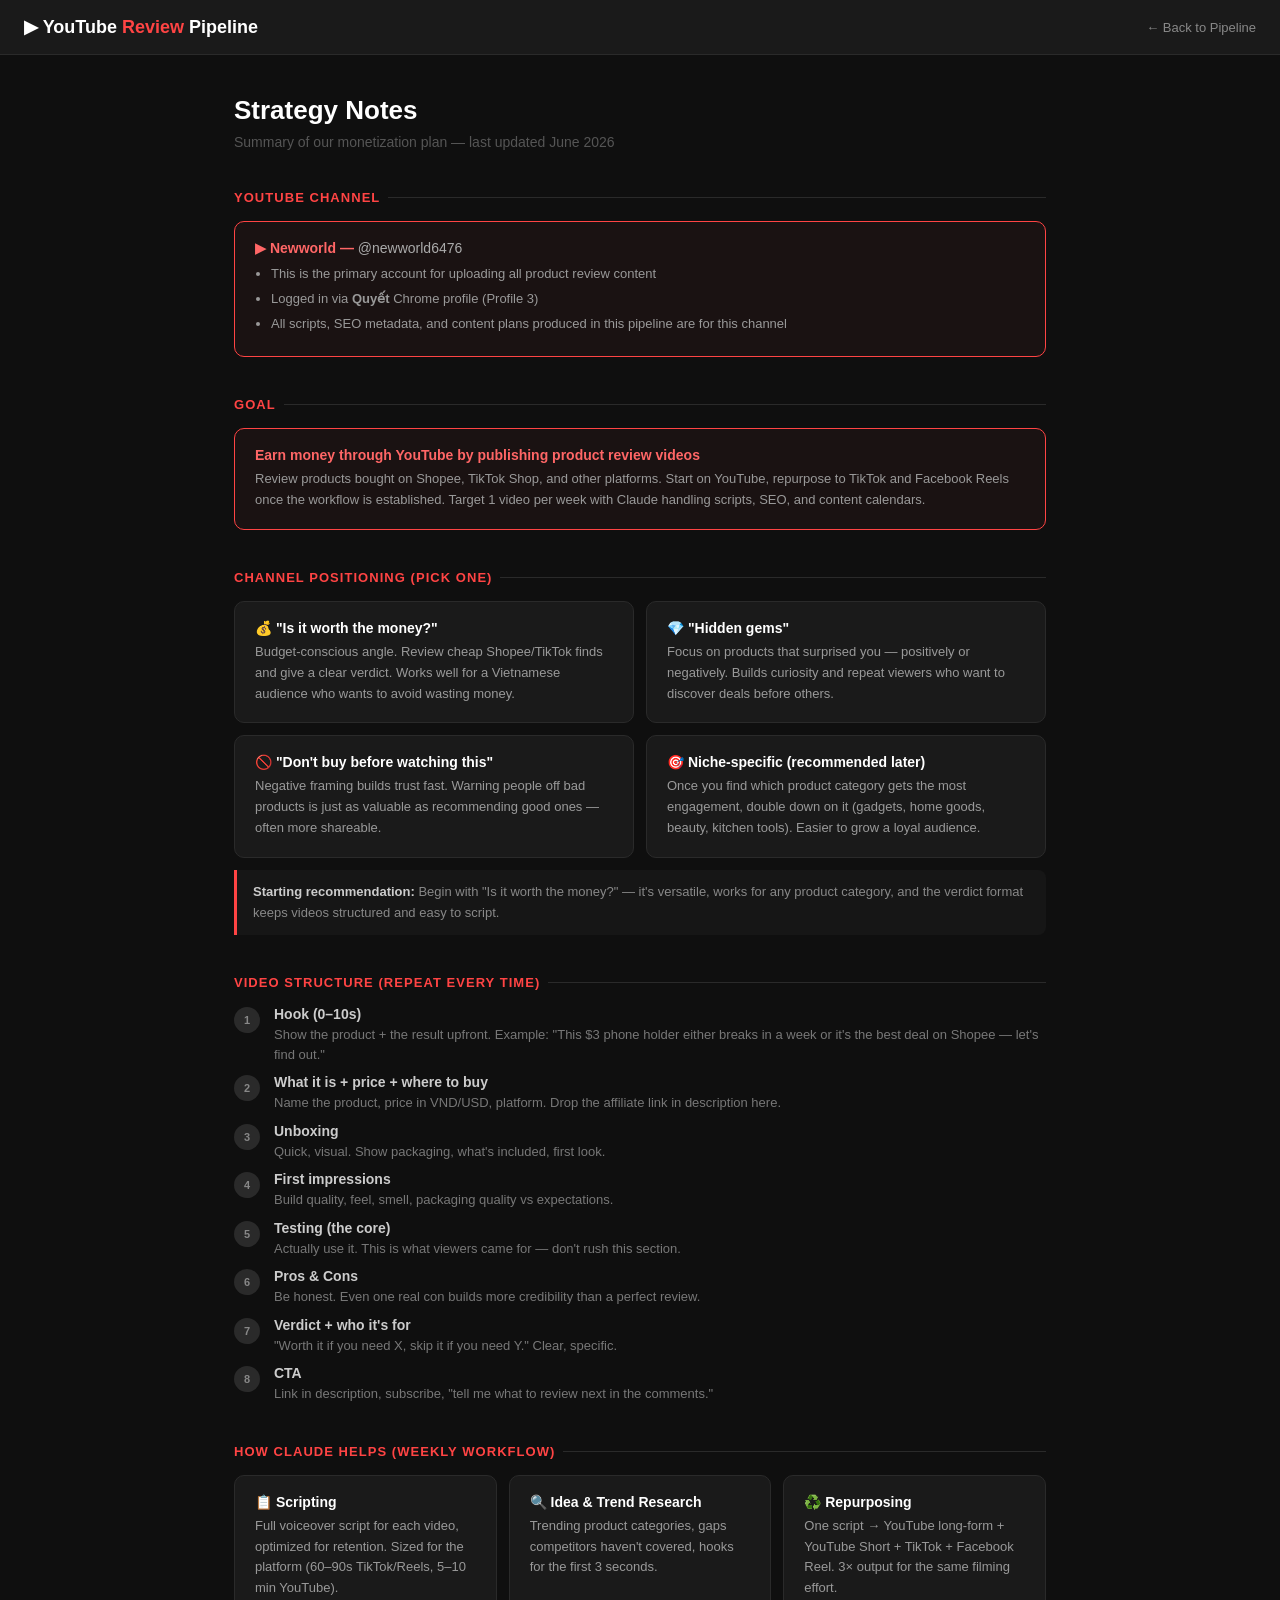
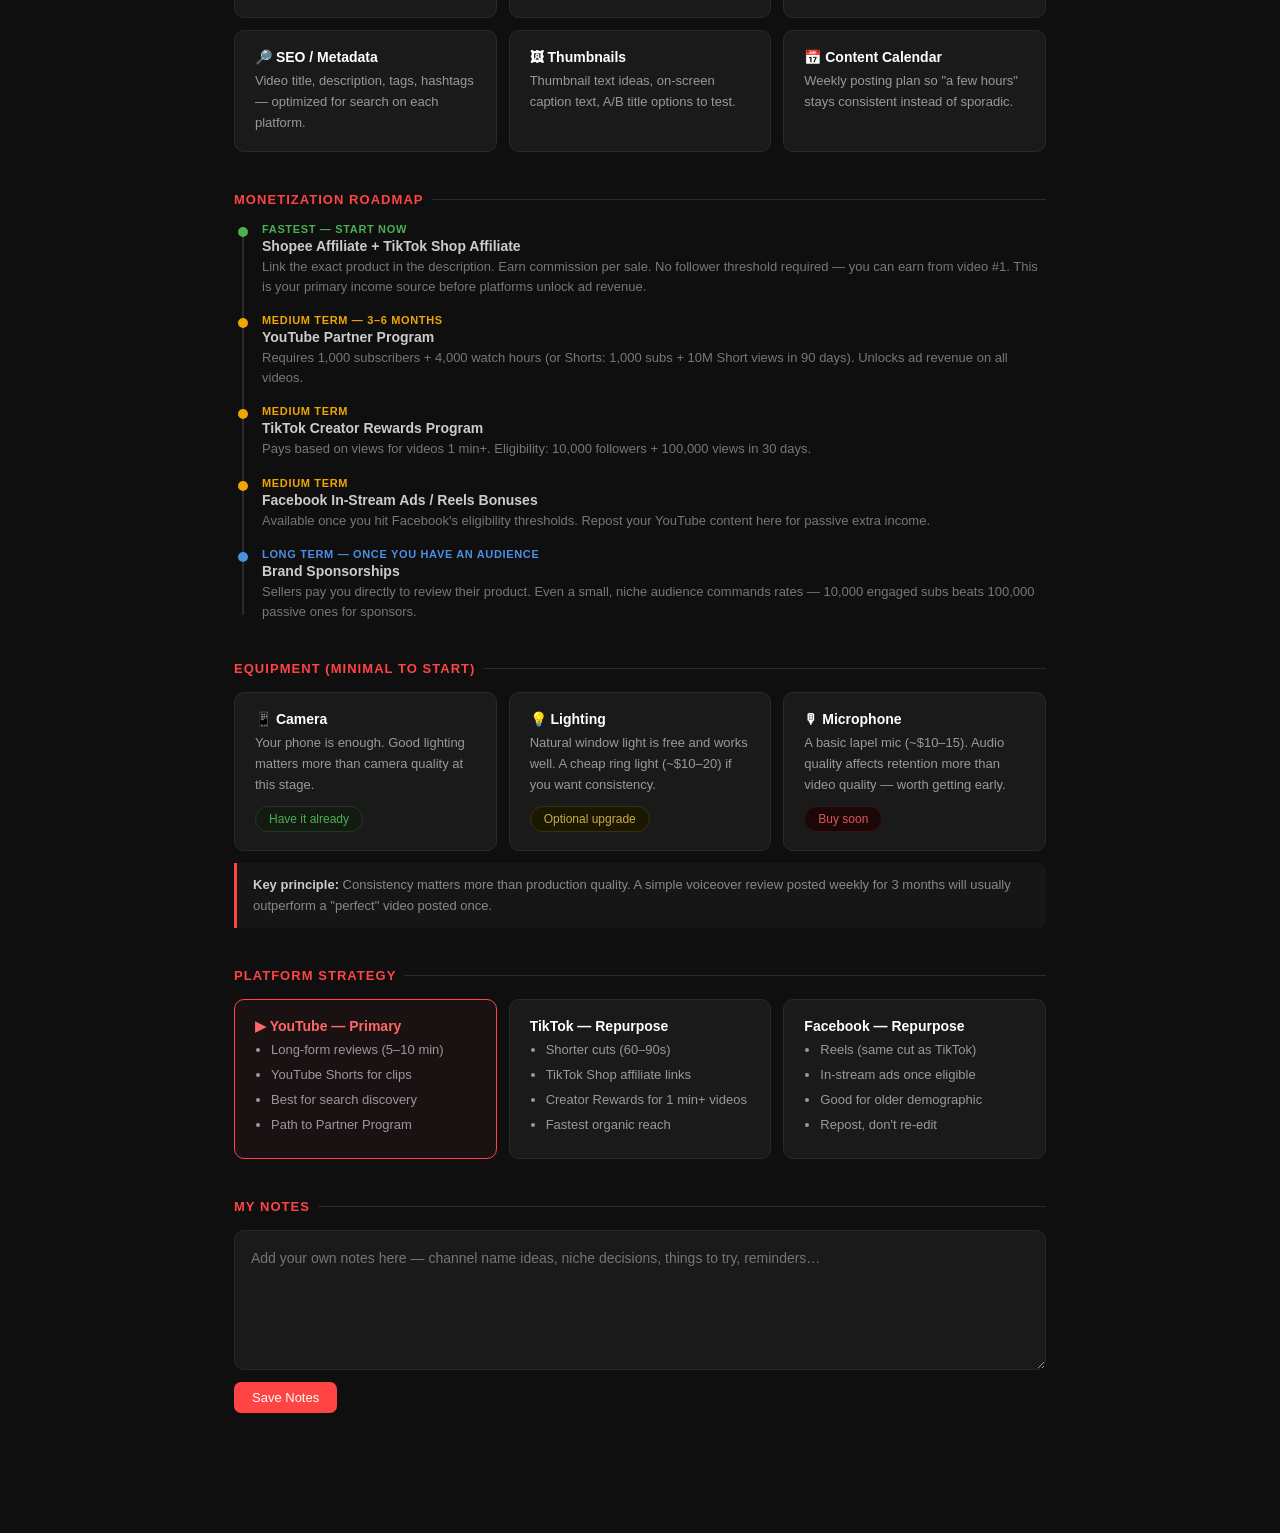
<file: notes.html>
<!DOCTYPE html>
<html lang="en">
<head>
  <meta charset="UTF-8" />
  <meta name="viewport" content="width=device-width, initial-scale=1.0" />
  <title>Strategy Notes — YouTube Review Pipeline</title>
  <style>
    * { box-sizing: border-box; margin: 0; padding: 0; }
    body { font-family: -apple-system, BlinkMacSystemFont, 'Segoe UI', sans-serif; background: #0f0f0f; color: #e0e0e0; min-height: 100vh; }

    header { background: #1a1a1a; border-bottom: 1px solid #2a2a2a; padding: 16px 24px; display: flex; align-items: center; justify-content: space-between; }
    header h1 { font-size: 18px; font-weight: 600; color: #fff; }
    header h1 span { color: #ff4444; }
    header a { color: #888; font-size: 13px; text-decoration: none; }
    header a:hover { color: #ccc; }

    main { max-width: 860px; margin: 0 auto; padding: 40px 24px 80px; }

    .page-title { margin-bottom: 8px; }
    .page-title h2 { font-size: 26px; font-weight: 700; color: #fff; }
    .page-subtitle { font-size: 14px; color: #555; margin-bottom: 40px; }

    /* Section */
    section { margin-bottom: 40px; }
    section h3 { font-size: 13px; font-weight: 700; text-transform: uppercase; letter-spacing: .08em; color: #ff4444; margin-bottom: 16px; display: flex; align-items: center; gap: 8px; }
    section h3::after { content: ''; flex: 1; height: 1px; background: #2a2a2a; }

    /* Card grid */
    .card-grid { display: grid; gap: 12px; }
    .card-grid.cols-2 { grid-template-columns: 1fr 1fr; }
    .card-grid.cols-3 { grid-template-columns: repeat(3, 1fr); }

    .card { background: #1a1a1a; border: 1px solid #2a2a2a; border-radius: 10px; padding: 18px 20px; }
    .card h4 { font-size: 14px; font-weight: 600; color: #fff; margin-bottom: 6px; }
    .card p, .card li { font-size: 13px; color: #999; line-height: 1.6; }
    .card ul { padding-left: 16px; }
    .card li { margin-bottom: 4px; }

    /* Highlight card */
    .card.highlight { border-color: #ff4444; background: #1a1212; }
    .card.highlight h4 { color: #ff6666; }

    /* Timeline / steps */
    .steps { display: flex; flex-direction: column; gap: 10px; }
    .step { display: flex; gap: 14px; align-items: flex-start; }
    .step-num { min-width: 26px; height: 26px; background: #2a2a2a; border-radius: 50%; display: flex; align-items: center; justify-content: center; font-size: 11px; font-weight: 700; color: #888; flex-shrink: 0; margin-top: 1px; }
    .step-body h4 { font-size: 14px; font-weight: 600; color: #ccc; margin-bottom: 3px; }
    .step-body p { font-size: 13px; color: #777; line-height: 1.5; }

    /* Tag list */
    .tags { display: flex; flex-wrap: wrap; gap: 8px; }
    .tag { background: #1e1e1e; border: 1px solid #2e2e2e; border-radius: 20px; padding: 5px 13px; font-size: 12px; color: #aaa; }
    .tag.green { border-color: #1e3a1e; background: #121a12; color: #4caf50; }
    .tag.yellow { border-color: #3a3010; background: #1a1800; color: #c8a84b; }
    .tag.red { border-color: #3a1010; background: #1a0808; color: #e05555; }

    /* Inline note */
    .note { background: #161616; border-left: 3px solid #ff4444; padding: 12px 16px; border-radius: 0 8px 8px 0; font-size: 13px; color: #888; line-height: 1.6; margin-top: 12px; }
    .note strong { color: #ccc; }

    /* Editable notes area */
    .free-notes { width: 100%; background: #1a1a1a; border: 1px solid #2a2a2a; border-radius: 10px; padding: 16px; color: #ccc; font-size: 14px; font-family: inherit; line-height: 1.7; resize: vertical; min-height: 140px; }
    .free-notes:focus { outline: none; border-color: #444; }
    .save-row { display: flex; align-items: center; gap: 12px; margin-top: 8px; }
    .btn-save { background: #ff4444; border: none; color: #fff; font-size: 13px; padding: 8px 18px; border-radius: 7px; cursor: pointer; font-weight: 500; }
    .btn-save:hover { background: #e03333; }
    .save-msg { font-size: 12px; color: #555; }
    .save-msg.ok { color: #4caf50; }

    /* Monetization timeline */
    .timeline { position: relative; padding-left: 28px; }
    .timeline::before { content: ''; position: absolute; left: 8px; top: 6px; bottom: 6px; width: 2px; background: #2a2a2a; }
    .tl-item { position: relative; margin-bottom: 18px; }
    .tl-dot { position: absolute; left: -24px; top: 4px; width: 10px; height: 10px; border-radius: 50%; background: #2a2a2a; border: 2px solid #444; }
    .tl-dot.fast { background: #4caf50; border-color: #4caf50; }
    .tl-dot.mid { background: #f0a500; border-color: #f0a500; }
    .tl-dot.long { background: #4a90e2; border-color: #4a90e2; }
    .tl-label { font-size: 11px; font-weight: 700; text-transform: uppercase; letter-spacing: .06em; color: #666; margin-bottom: 3px; }
    .tl-label.fast { color: #4caf50; }
    .tl-label.mid { color: #f0a500; }
    .tl-label.long { color: #4a90e2; }
    .tl-title { font-size: 14px; font-weight: 600; color: #ccc; margin-bottom: 3px; }
    .tl-desc { font-size: 13px; color: #777; line-height: 1.5; }

    @media (max-width: 640px) {
      .card-grid.cols-2, .card-grid.cols-3 { grid-template-columns: 1fr; }
    }
  </style>
</head>
<body>

<header>
  <h1>▶ YouTube <span>Review</span> Pipeline</h1>
  <a href="index.html">← Back to Pipeline</a>
</header>

<main>
  <div class="page-title"><h2>Strategy Notes</h2></div>
  <p class="page-subtitle">Summary of our monetization plan — last updated June 2026</p>

  <!-- CHANNEL ACCOUNT -->
  <section>
    <h3>YouTube Channel</h3>
    <div class="card highlight">
      <h4>▶ Newworld — <span style="font-weight:400;color:#aaa">@newworld6476</span></h4>
      <ul style="margin-top:8px">
        <li>This is the primary account for uploading all product review content</li>
        <li>Logged in via <strong>Quyết</strong> Chrome profile (Profile 3)</li>
        <li>All scripts, SEO metadata, and content plans produced in this pipeline are for this channel</li>
      </ul>
    </div>
  </section>

  <!-- GOAL -->
  <section>
    <h3>Goal</h3>
    <div class="card highlight">
      <h4>Earn money through YouTube by publishing product review videos</h4>
      <p>Review products bought on Shopee, TikTok Shop, and other platforms. Start on YouTube, repurpose to TikTok and Facebook Reels once the workflow is established. Target 1 video per week with Claude handling scripts, SEO, and content calendars.</p>
    </div>
  </section>

  <!-- CHANNEL POSITIONING -->
  <section>
    <h3>Channel Positioning (pick one)</h3>
    <div class="card-grid cols-2">
      <div class="card">
        <h4>💰 "Is it worth the money?"</h4>
        <p>Budget-conscious angle. Review cheap Shopee/TikTok finds and give a clear verdict. Works well for a Vietnamese audience who wants to avoid wasting money.</p>
      </div>
      <div class="card">
        <h4>💎 "Hidden gems"</h4>
        <p>Focus on products that surprised you — positively or negatively. Builds curiosity and repeat viewers who want to discover deals before others.</p>
      </div>
      <div class="card">
        <h4>🚫 "Don't buy before watching this"</h4>
        <p>Negative framing builds trust fast. Warning people off bad products is just as valuable as recommending good ones — often more shareable.</p>
      </div>
      <div class="card">
        <h4>🎯 Niche-specific (recommended later)</h4>
        <p>Once you find which product category gets the most engagement, double down on it (gadgets, home goods, beauty, kitchen tools). Easier to grow a loyal audience.</p>
      </div>
    </div>
    <div class="note"><strong>Starting recommendation:</strong> Begin with "Is it worth the money?" — it's versatile, works for any product category, and the verdict format keeps videos structured and easy to script.</div>
  </section>

  <!-- VIDEO STRUCTURE -->
  <section>
    <h3>Video Structure (repeat every time)</h3>
    <div class="steps">
      <div class="step"><div class="step-num">1</div><div class="step-body"><h4>Hook (0–10s)</h4><p>Show the product + the result upfront. Example: "This $3 phone holder either breaks in a week or it's the best deal on Shopee — let's find out."</p></div></div>
      <div class="step"><div class="step-num">2</div><div class="step-body"><h4>What it is + price + where to buy</h4><p>Name the product, price in VND/USD, platform. Drop the affiliate link in description here.</p></div></div>
      <div class="step"><div class="step-num">3</div><div class="step-body"><h4>Unboxing</h4><p>Quick, visual. Show packaging, what's included, first look.</p></div></div>
      <div class="step"><div class="step-num">4</div><div class="step-body"><h4>First impressions</h4><p>Build quality, feel, smell, packaging quality vs expectations.</p></div></div>
      <div class="step"><div class="step-num">5</div><div class="step-body"><h4>Testing (the core)</h4><p>Actually use it. This is what viewers came for — don't rush this section.</p></div></div>
      <div class="step"><div class="step-num">6</div><div class="step-body"><h4>Pros &amp; Cons</h4><p>Be honest. Even one real con builds more credibility than a perfect review.</p></div></div>
      <div class="step"><div class="step-num">7</div><div class="step-body"><h4>Verdict + who it's for</h4><p>"Worth it if you need X, skip it if you need Y." Clear, specific.</p></div></div>
      <div class="step"><div class="step-num">8</div><div class="step-body"><h4>CTA</h4><p>Link in description, subscribe, "tell me what to review next in the comments."</p></div></div>
    </div>
  </section>

  <!-- HOW CLAUDE HELPS -->
  <section>
    <h3>How Claude Helps (weekly workflow)</h3>
    <div class="card-grid cols-3">
      <div class="card">
        <h4>📋 Scripting</h4>
        <p>Full voiceover script for each video, optimized for retention. Sized for the platform (60–90s TikTok/Reels, 5–10 min YouTube).</p>
      </div>
      <div class="card">
        <h4>🔍 Idea & Trend Research</h4>
        <p>Trending product categories, gaps competitors haven't covered, hooks for the first 3 seconds.</p>
      </div>
      <div class="card">
        <h4>♻️ Repurposing</h4>
        <p>One script → YouTube long-form + YouTube Short + TikTok + Facebook Reel. 3× output for the same filming effort.</p>
      </div>
      <div class="card">
        <h4>🔎 SEO / Metadata</h4>
        <p>Video title, description, tags, hashtags — optimized for search on each platform.</p>
      </div>
      <div class="card">
        <h4>🖼 Thumbnails</h4>
        <p>Thumbnail text ideas, on-screen caption text, A/B title options to test.</p>
      </div>
      <div class="card">
        <h4>📅 Content Calendar</h4>
        <p>Weekly posting plan so "a few hours" stays consistent instead of sporadic.</p>
      </div>
    </div>
  </section>

  <!-- MONETIZATION -->
  <section>
    <h3>Monetization Roadmap</h3>
    <div class="timeline">
      <div class="tl-item">
        <div class="tl-dot fast"></div>
        <div class="tl-label fast">Fastest — start now</div>
        <div class="tl-title">Shopee Affiliate + TikTok Shop Affiliate</div>
        <div class="tl-desc">Link the exact product in the description. Earn commission per sale. No follower threshold required — you can earn from video #1. This is your primary income source before platforms unlock ad revenue.</div>
      </div>
      <div class="tl-item">
        <div class="tl-dot mid"></div>
        <div class="tl-label mid">Medium term — 3–6 months</div>
        <div class="tl-title">YouTube Partner Program</div>
        <div class="tl-desc">Requires 1,000 subscribers + 4,000 watch hours (or Shorts: 1,000 subs + 10M Short views in 90 days). Unlocks ad revenue on all videos.</div>
      </div>
      <div class="tl-item">
        <div class="tl-dot mid"></div>
        <div class="tl-label mid">Medium term</div>
        <div class="tl-title">TikTok Creator Rewards Program</div>
        <div class="tl-desc">Pays based on views for videos 1 min+. Eligibility: 10,000 followers + 100,000 views in 30 days.</div>
      </div>
      <div class="tl-item">
        <div class="tl-dot mid"></div>
        <div class="tl-label mid">Medium term</div>
        <div class="tl-title">Facebook In-Stream Ads / Reels Bonuses</div>
        <div class="tl-desc">Available once you hit Facebook's eligibility thresholds. Repost your YouTube content here for passive extra income.</div>
      </div>
      <div class="tl-item">
        <div class="tl-dot long"></div>
        <div class="tl-label long">Long term — once you have an audience</div>
        <div class="tl-title">Brand Sponsorships</div>
        <div class="tl-desc">Sellers pay you directly to review their product. Even a small, niche audience commands rates — 10,000 engaged subs beats 100,000 passive ones for sponsors.</div>
      </div>
    </div>
  </section>

  <!-- EQUIPMENT -->
  <section>
    <h3>Equipment (minimal to start)</h3>
    <div class="card-grid cols-3">
      <div class="card">
        <h4>📱 Camera</h4>
        <p>Your phone is enough. Good lighting matters more than camera quality at this stage.</p>
        <div class="tags" style="margin-top:10px"><span class="tag green">Have it already</span></div>
      </div>
      <div class="card">
        <h4>💡 Lighting</h4>
        <p>Natural window light is free and works well. A cheap ring light (~$10–20) if you want consistency.</p>
        <div class="tags" style="margin-top:10px"><span class="tag yellow">Optional upgrade</span></div>
      </div>
      <div class="card">
        <h4>🎙 Microphone</h4>
        <p>A basic lapel mic (~$10–15). Audio quality affects retention more than video quality — worth getting early.</p>
        <div class="tags" style="margin-top:10px"><span class="tag red">Buy soon</span></div>
      </div>
    </div>
    <div class="note"><strong>Key principle:</strong> Consistency matters more than production quality. A simple voiceover review posted weekly for 3 months will usually outperform a "perfect" video posted once.</div>
  </section>

  <!-- PLATFORMS -->
  <section>
    <h3>Platform Strategy</h3>
    <div class="card-grid cols-3">
      <div class="card highlight">
        <h4>▶ YouTube — Primary</h4>
        <ul>
          <li>Long-form reviews (5–10 min)</li>
          <li>YouTube Shorts for clips</li>
          <li>Best for search discovery</li>
          <li>Path to Partner Program</li>
        </ul>
      </div>
      <div class="card">
        <h4>TikTok — Repurpose</h4>
        <ul>
          <li>Shorter cuts (60–90s)</li>
          <li>TikTok Shop affiliate links</li>
          <li>Creator Rewards for 1 min+ videos</li>
          <li>Fastest organic reach</li>
        </ul>
      </div>
      <div class="card">
        <h4>Facebook — Repurpose</h4>
        <ul>
          <li>Reels (same cut as TikTok)</li>
          <li>In-stream ads once eligible</li>
          <li>Good for older demographic</li>
          <li>Repost, don't re-edit</li>
        </ul>
      </div>
    </div>
  </section>

  <!-- FREE NOTES -->
  <section>
    <h3>My Notes</h3>
    <textarea class="free-notes" id="free-notes" placeholder="Add your own notes here — channel name ideas, niche decisions, things to try, reminders…"></textarea>
    <div class="save-row">
      <button class="btn-save" onclick="saveNotes()">Save Notes</button>
      <span class="save-msg" id="save-msg"></span>
    </div>
  </section>
</main>

<script>
  // Load saved notes
  const notesEl = document.getElementById('free-notes');
  notesEl.value = localStorage.getItem('yt-strategy-notes') || '';

  function saveNotes() {
    localStorage.setItem('yt-strategy-notes', notesEl.value);
    const msg = document.getElementById('save-msg');
    msg.className = 'save-msg ok';
    msg.textContent = '✓ Saved';
    setTimeout(() => { msg.textContent = ''; msg.className = 'save-msg'; }, 2000);
  }

  // Auto-save on blur
  notesEl.addEventListener('blur', saveNotes);
</script>

</body>
</html>
</file>
